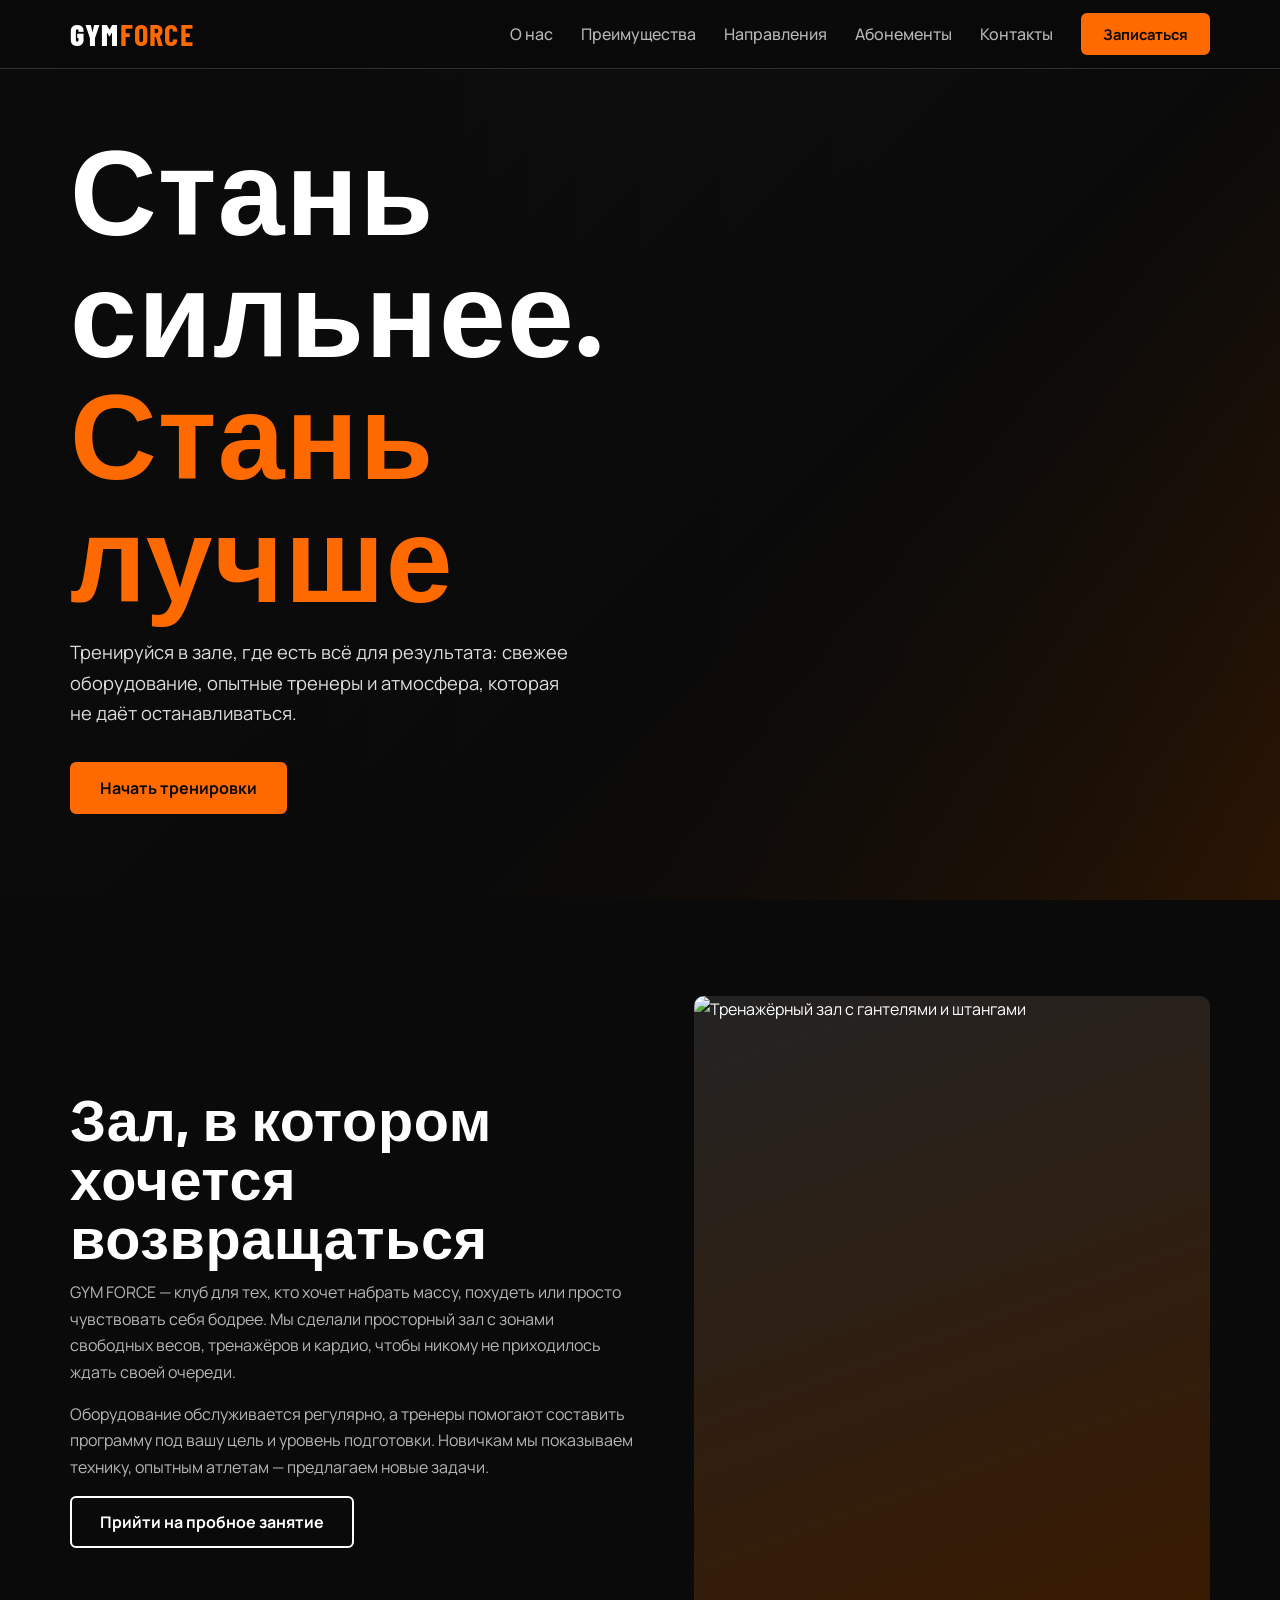
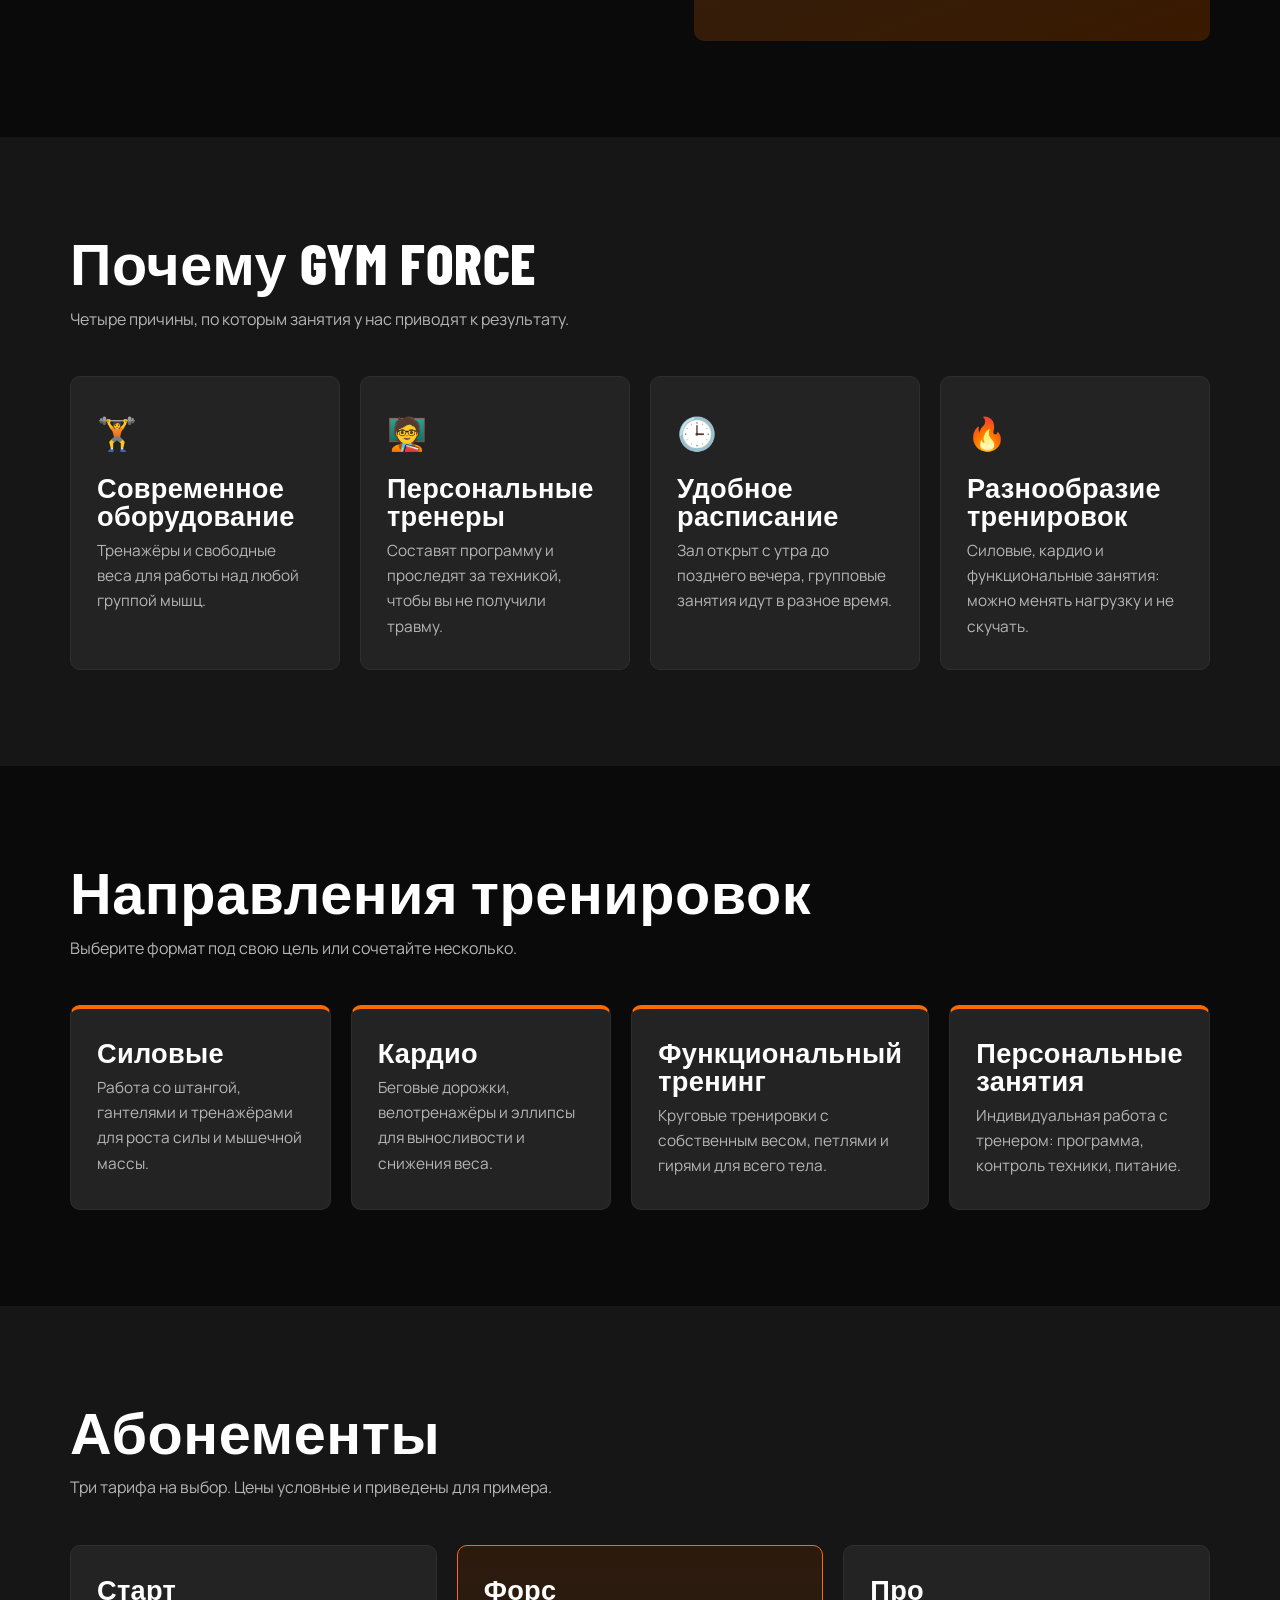
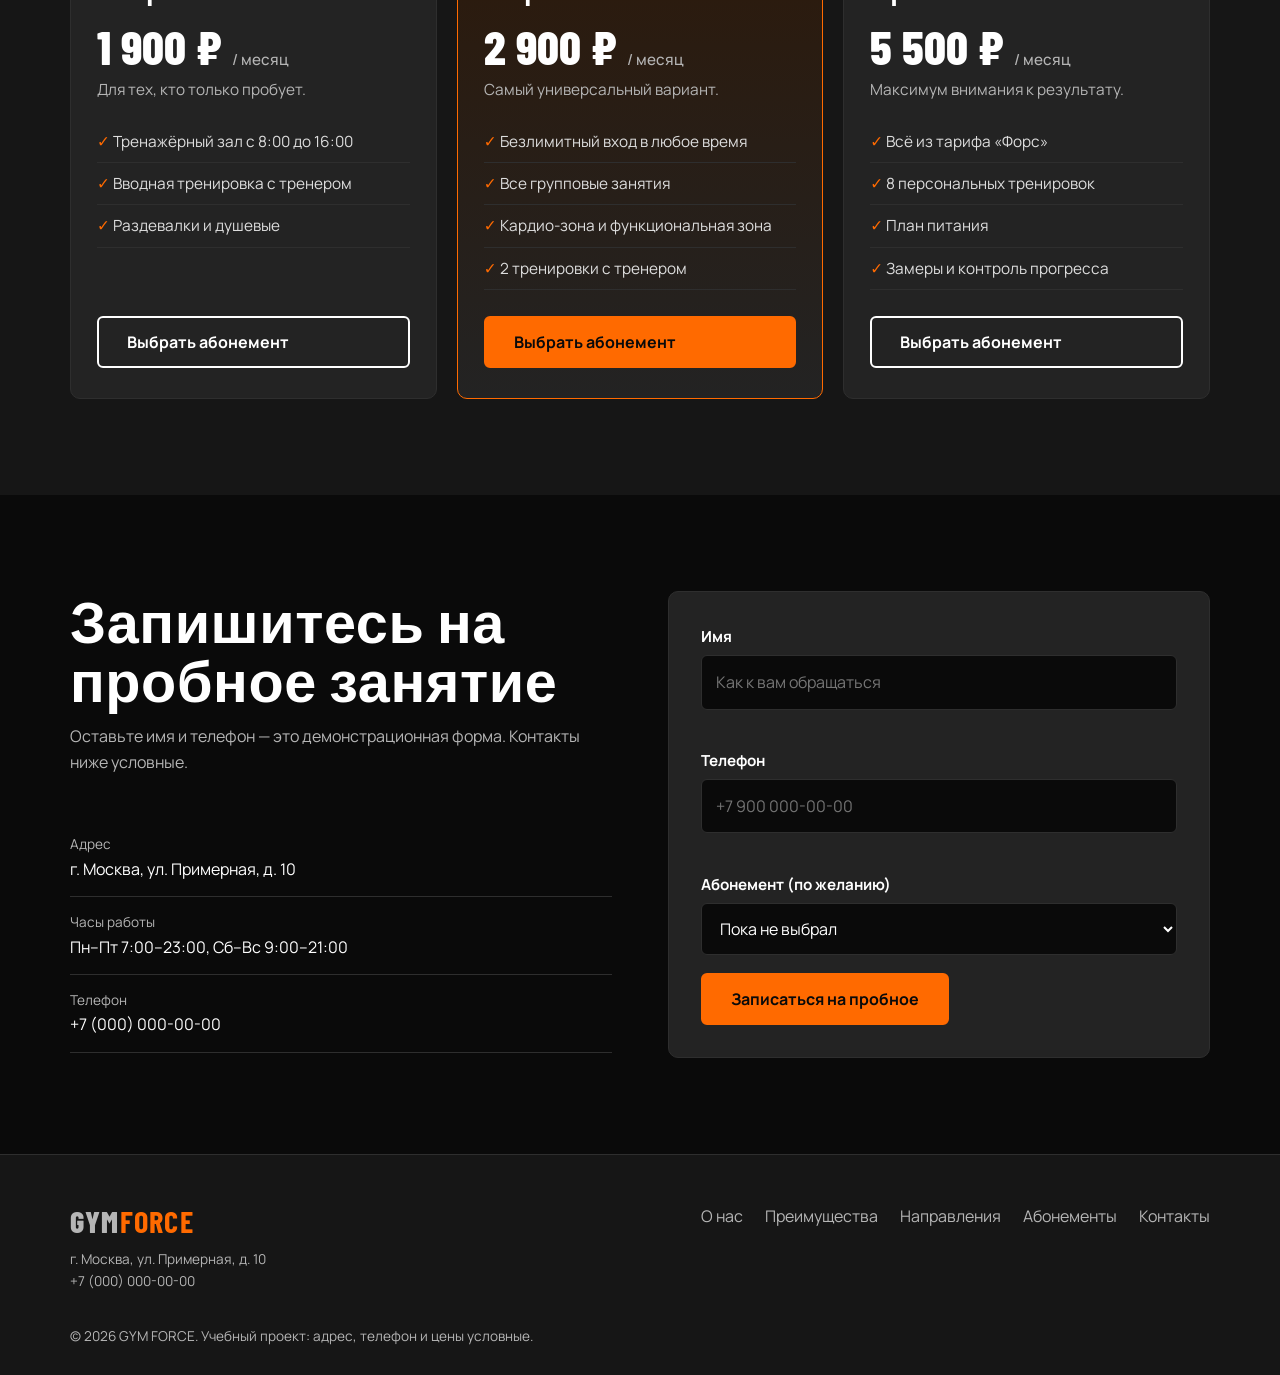
<file: index(2).html>
<!DOCTYPE html>
<html lang="ru">
<head>
<meta charset="UTF-8">
<meta name="viewport" content="width=device-width, initial-scale=1">
<title>GYM FORCE — спортивный зал</title>
<meta name="description" content="GYM FORCE — современный спортивный зал: силовые, кардио, функциональный тренинг и персональные занятия.">
<link rel="preconnect" href="https://fonts.googleapis.com">
<link rel="preconnect" href="https://fonts.gstatic.com" crossorigin>
<link href="https://fonts.googleapis.com/css2?family=Barlow+Condensed:wght@600;700;800&family=Manrope:wght@400;500;700&display=swap" rel="stylesheet">
<style>
/* ===== Переменные и база ===== */
:root{
  --black:#0a0a0a; --dark:#161616; --grey:#232323; --line:#2e2e2e;
  --white:#fff; --muted:#b5b5b5; --orange:#ff6a00; --orange-2:#ff8a3d;
  --head:"Barlow Condensed","Arial Narrow",Impact,sans-serif;
  --body:"Manrope",system-ui,-apple-system,"Segoe UI",Arial,sans-serif;
}
*{box-sizing:border-box;margin:0;padding:0}
html{scroll-behavior:smooth;scroll-padding-top:76px}
body{background:var(--black);color:var(--white);font:400 1rem/1.65 var(--body);overflow-x:hidden}
img{max-width:100%;display:block}
a{color:inherit;text-decoration:none}
ul{list-style:none}
:focus-visible{outline:2px solid var(--orange);outline-offset:3px}
.wrap{width:min(1140px,100% - 40px);margin-inline:auto}
section{padding:96px 0}
h1,h2,h3{font-family:var(--head);font-weight:800;line-height:1.02;letter-spacing:.01em}
h2{font-size:clamp(2.2rem,5vw,3.6rem);margin-bottom:14px}
h3{font-size:1.7rem;font-weight:700;margin-bottom:8px}
.lead{color:var(--muted);max-width:60ch;margin-bottom:44px}

/* ===== Кнопки ===== */
.btn{display:inline-block;border:2px solid var(--orange);background:var(--orange);color:var(--black);
  font:700 1rem var(--body);padding:13px 28px;border-radius:6px;cursor:pointer;
  transition:transform .2s,background .2s,box-shadow .2s,color .2s}
.btn:hover{background:var(--orange-2);border-color:var(--orange-2);transform:translateY(-2px);box-shadow:0 10px 24px rgba(255,106,0,.3)}
.btn.ghost{background:transparent;color:var(--white);border-color:var(--white)}
.btn.ghost:hover{background:var(--white);color:var(--black);box-shadow:none}
.btn.sm{padding:9px 20px;font-size:.92rem}

/* ===== Header ===== */
header{position:fixed;inset:0 0 auto 0;z-index:50;background:rgba(10,10,10,.92);backdrop-filter:blur(8px);border-bottom:1px solid var(--line)}
.bar{display:flex;align-items:center;justify-content:space-between;height:68px}
.logo{font:800 1.9rem var(--head);letter-spacing:.04em}
.logo b{color:var(--orange)}
nav ul{display:flex;gap:28px;align-items:center}
nav a:not(.btn){color:var(--muted);font-weight:500;transition:color .2s}
nav a:not(.btn):hover{color:var(--white)}
.burger{display:none;background:none;border:1px solid var(--line);color:var(--white);width:42px;height:42px;border-radius:6px;font-size:1.3rem;cursor:pointer}

/* ===== Hero ===== */
.hero{min-height:100vh;display:flex;align-items:center;padding:120px 0 80px;position:relative;
  background:linear-gradient(135deg,#1c1c1c,#0a0a0a 60%,#3a1a00)}
.hero-img{position:absolute;inset:0;width:100%;height:100%;object-fit:cover;opacity:.5}
.hero::after{content:"";position:absolute;inset:0;background:linear-gradient(90deg,rgba(10,10,10,.92) 25%,rgba(10,10,10,.3))}
.hero .wrap{position:relative;z-index:2}
.hero h1{font-size:clamp(3.4rem,10vw,7.5rem);max-width:9ch;margin-bottom:22px;animation:rise .9s ease both}
.hero h1 span{display:block;color:var(--orange)}
.hero p{max-width:46ch;color:#ddd;font-size:1.15rem;margin-bottom:34px;animation:rise .9s .15s ease both}
.hero .btn{animation:rise .9s .3s ease both}
@keyframes rise{from{opacity:0;transform:translateY(26px)}to{opacity:1;transform:none}}

/* ===== О нас ===== */
.about{display:grid;grid-template-columns:1.1fr 1fr;gap:56px;align-items:center}
.about p{color:var(--muted);margin-bottom:16px}
.about-img{border-radius:10px;aspect-ratio:4/5;object-fit:cover;width:100%;background:linear-gradient(160deg,var(--grey),#3a1a00)}

/* ===== Карточки ===== */
.dark{background:var(--dark)}
.grid{display:grid;gap:20px}
.g4{grid-template-columns:repeat(4,1fr)}
.g3{grid-template-columns:repeat(3,1fr)}
.card{background:var(--grey);border:1px solid var(--line);border-radius:10px;padding:30px 26px;transition:transform .25s,border-color .25s,box-shadow .25s}
.card:hover{transform:translateY(-6px);border-color:var(--orange);box-shadow:0 14px 32px rgba(0,0,0,.4)}
.card p{color:var(--muted);font-size:.96rem}
.ico{font-size:2rem;margin-bottom:14px}
.card.train{border-top:4px solid var(--orange)}

/* ===== Абонементы ===== */
.plan{display:flex;flex-direction:column}
.plan.top{border-color:var(--orange);background:linear-gradient(180deg,#2c1a0c,var(--grey))}
.price{font:800 3rem var(--head);margin:6px 0 2px}
.price small{font:500 .95rem var(--body);color:var(--muted)}
.plan ul{margin:18px 0 26px;flex:1}
.plan li{padding:8px 0;border-bottom:1px solid var(--line);color:#ddd;font-size:.96rem}
.plan li::before{content:"✓ ";color:var(--orange);font-weight:700}
.note{color:var(--muted);font-size:.85rem;margin-top:18px}

/* ===== Контакты и форма ===== */
.contact{display:grid;grid-template-columns:1fr 1fr;gap:56px}
.info li{padding:14px 0;border-bottom:1px solid var(--line)}
.info span{display:block;color:var(--muted);font-size:.85rem}
form{background:var(--grey);border:1px solid var(--line);border-radius:10px;padding:32px}
label{display:block;font-weight:700;margin-bottom:6px;font-size:.95rem}
.field{margin-bottom:18px}
input,select{width:100%;background:var(--black);color:var(--white);border:1px solid var(--line);border-radius:6px;padding:13px 14px;font:inherit}
input:focus,select:focus{outline:none;border-color:var(--orange)}
.err{color:#ff7b5c;font-size:.85rem;min-height:1.2em;margin-top:4px}
input.bad{border-color:#ff7b5c}
.msg{margin-top:16px;padding:14px;border-radius:6px;background:rgba(255,106,0,.12);border:1px solid var(--orange);display:none}
.msg.show{display:block}

/* ===== Footer ===== */
footer{border-top:1px solid var(--line);padding:48px 0 28px;background:var(--dark)}
.foot{display:flex;justify-content:space-between;gap:32px;flex-wrap:wrap}
footer ul{display:flex;flex-wrap:wrap;gap:8px 22px}
footer a{color:var(--muted)}footer a:hover{color:var(--orange)}
.copy{margin-top:32px;color:var(--muted);font-size:.85rem}

/* ===== Появление при прокрутке ===== */
.reveal{opacity:0;transform:translateY(24px);transition:opacity .7s,transform .7s}
.reveal.in{opacity:1;transform:none}

/* ===== Адаптивность ===== */
@media(max-width:960px){
  .g4{grid-template-columns:repeat(2,1fr)}
  .g3{grid-template-columns:1fr}
  .about,.contact{grid-template-columns:1fr;gap:36px}
  .about-img{aspect-ratio:16/10}
}
@media(max-width:760px){
  section{padding:72px 0}
  .burger{display:block}
  nav{position:absolute;top:68px;left:0;right:0;background:var(--black);border-bottom:1px solid var(--line);display:none}
  nav.open{display:block}
  nav ul{flex-direction:column;align-items:stretch;gap:0;padding:12px 20px 20px}
  nav li a:not(.btn){display:block;padding:12px 0}
  nav .btn{margin-top:8px;text-align:center;display:block}
  .hero::after{background:rgba(10,10,10,.72)}
}
@media(max-width:520px){.g4{grid-template-columns:1fr}form{padding:22px}}
@media(prefers-reduced-motion:reduce){
  html{scroll-behavior:auto}
  *{animation:none!important;transition:none!important}
  .reveal{opacity:1;transform:none}
}
</style>
</head>
<body>

<!-- ===== HEADER ===== -->
<header>
  <div class="wrap bar">
    <a href="#top" class="logo" aria-label="GYM FORCE — на главную">GYM<b>FORCE</b></a>
    <button class="burger" id="burger" aria-label="Открыть меню" aria-expanded="false">☰</button>
    <nav id="nav" aria-label="Основное меню">
      <ul>
        <li><a href="#about">О нас</a></li>
        <li><a href="#benefits">Преимущества</a></li>
        <li><a href="#programs">Направления</a></li>
        <li><a href="#plans">Абонементы</a></li>
        <li><a href="#contact">Контакты</a></li>
        <li><a href="#contact" class="btn sm">Записаться</a></li>
      </ul>
    </nav>
  </div>
</header>

<main id="top">

<!-- ===== HERO ===== -->
<section class="hero">
  <img class="hero-img" alt="" src="https://images.unsplash.com/photo-1534438327276-14e5300c3a48?auto=format&fit=crop&w=1600&q=70" onerror="this.remove()">
  <div class="wrap">
    <h1>Стань сильнее. <span>Стань лучше</span></h1>
    <p>Тренируйся в зале, где есть всё для результата: свежее оборудование, опытные тренеры и атмосфера, которая не даёт останавливаться.</p>
    <a href="#contact" class="btn">Начать тренировки</a>
  </div>
</section>

<!-- ===== О НАС ===== -->
<section id="about">
  <div class="wrap about">
    <div class="reveal">
      <h2>Зал, в котором хочется возвращаться</h2>
      <p>GYM FORCE — клуб для тех, кто хочет набрать массу, похудеть или просто чувствовать себя бодрее. Мы сделали просторный зал с зонами свободных весов, тренажёров и кардио, чтобы никому не приходилось ждать своей очереди.</p>
      <p>Оборудование обслуживается регулярно, а тренеры помогают составить программу под вашу цель и уровень подготовки. Новичкам мы показываем технику, опытным атлетам — предлагаем новые задачи.</p>
      <a href="#contact" class="btn ghost">Прийти на пробное занятие</a>
    </div>
    <img class="about-img reveal" alt="Тренажёрный зал с гантелями и штангами" loading="lazy"
      src="https://images.unsplash.com/photo-1571019613454-1cb2f99b2d8b?auto=format&fit=crop&w=900&q=70" onerror="this.removeAttribute('src')">
  </div>
</section>

<!-- ===== ПРЕИМУЩЕСТВА ===== -->
<section id="benefits" class="dark">
  <div class="wrap">
    <h2 class="reveal">Почему GYM FORCE</h2>
    <p class="lead reveal">Четыре причины, по которым занятия у нас приводят к результату.</p>
    <div class="grid g4">
      <article class="card reveal"><div class="ico" aria-hidden="true">🏋️</div><h3>Современное оборудование</h3><p>Тренажёры и свободные веса для работы над любой группой мышц.</p></article>
      <article class="card reveal"><div class="ico" aria-hidden="true">🧑‍🏫</div><h3>Персональные тренеры</h3><p>Составят программу и проследят за техникой, чтобы вы не получили травму.</p></article>
      <article class="card reveal"><div class="ico" aria-hidden="true">🕒</div><h3>Удобное расписание</h3><p>Зал открыт с утра до позднего вечера, групповые занятия идут в разное время.</p></article>
      <article class="card reveal"><div class="ico" aria-hidden="true">🔥</div><h3>Разнообразие тренировок</h3><p>Силовые, кардио и функциональные занятия: можно менять нагрузку и не скучать.</p></article>
    </div>
  </div>
</section>

<!-- ===== НАПРАВЛЕНИЯ ===== -->
<section id="programs">
  <div class="wrap">
    <h2 class="reveal">Направления тренировок</h2>
    <p class="lead reveal">Выберите формат под свою цель или сочетайте несколько.</p>
    <div class="grid g4">
      <article class="card train reveal"><h3>Силовые</h3><p>Работа со штангой, гантелями и тренажёрами для роста силы и мышечной массы.</p></article>
      <article class="card train reveal"><h3>Кардио</h3><p>Беговые дорожки, велотренажёры и эллипсы для выносливости и снижения веса.</p></article>
      <article class="card train reveal"><h3>Функциональный тренинг</h3><p>Круговые тренировки с собственным весом, петлями и гирями для всего тела.</p></article>
      <article class="card train reveal"><h3>Персональные занятия</h3><p>Индивидуальная работа с тренером: программа, контроль техники, питание.</p></article>
    </div>
  </div>
</section>

<!-- ===== АБОНЕМЕНТЫ ===== -->
<section id="plans" class="dark">
  <div class="wrap">
    <h2 class="reveal">Абонементы</h2>
    <p class="lead reveal">Три тарифа на выбор. Цены условные и приведены для примера.</p>
    <div class="grid g3">
      <article class="card plan reveal">
        <h3>Старт</h3><div class="price">1 900 ₽ <small>/ месяц</small></div>
        <p>Для тех, кто только пробует.</p>
        <ul><li>Тренажёрный зал с 8:00 до 16:00</li><li>Вводная тренировка с тренером</li><li>Раздевалки и душевые</li></ul>
        <a href="#contact" class="btn ghost" data-plan="Старт">Выбрать абонемент</a>
      </article>
      <article class="card plan top reveal">
        <h3>Форс</h3><div class="price">2 900 ₽ <small>/ месяц</small></div>
        <p>Самый универсальный вариант.</p>
        <ul><li>Безлимитный вход в любое время</li><li>Все групповые занятия</li><li>Кардио-зона и функциональная зона</li><li>2 тренировки с тренером</li></ul>
        <a href="#contact" class="btn" data-plan="Форс">Выбрать абонемент</a>
      </article>
      <article class="card plan reveal">
        <h3>Про</h3><div class="price">5 500 ₽ <small>/ месяц</small></div>
        <p>Максимум внимания к результату.</p>
        <ul><li>Всё из тарифа «Форс»</li><li>8 персональных тренировок</li><li>План питания</li><li>Замеры и контроль прогресса</li></ul>
        <a href="#contact" class="btn ghost" data-plan="Про">Выбрать абонемент</a>
      </article>
    </div>
  </div>
</section>

<!-- ===== КОНТАКТЫ И ЗАПИСЬ ===== -->
<section id="contact">
  <div class="wrap contact">
    <div class="reveal">
      <h2>Запишитесь на пробное занятие</h2>
      <p class="lead">Оставьте имя и телефон — это демонстрационная форма. Контакты ниже условные.</p>
      <ul class="info">
        <li><span>Адрес</span>г. Москва, ул. Примерная, д. 10</li>
        <li><span>Часы работы</span>Пн–Пт 7:00–23:00, Сб–Вс 9:00–21:00</li>
        <li><span>Телефон</span>+7 (000) 000-00-00</li>
      </ul>
    </div>
    <form id="form" class="reveal" novalidate>
      <div class="field"><label for="name">Имя</label><input id="name" name="name" type="text" autocomplete="name" placeholder="Как к вам обращаться" required><div class="err" id="e-name"></div></div>
      <div class="field"><label for="phone">Телефон</label><input id="phone" name="phone" type="tel" autocomplete="tel" placeholder="+7 900 000-00-00" required><div class="err" id="e-phone"></div></div>
      <div class="field"><label for="plan">Абонемент (по желанию)</label>
        <select id="plan" name="plan"><option value="">Пока не выбрал</option><option>Старт</option><option>Форс</option><option>Про</option></select></div>
      <button class="btn" type="submit">Записаться на пробное</button>
      <div class="msg" id="msg" role="status" aria-live="polite"></div>
    </form>
  </div>
</section>

</main>

<!-- ===== FOOTER ===== -->
<footer>
  <div class="wrap">
    <div class="foot">
      <div><a href="#top" class="logo">GYM<b>FORCE</b></a><p class="copy" style="margin-top:8px">г. Москва, ул. Примерная, д. 10<br>+7 (000) 000-00-00</p></div>
      <ul aria-label="Ссылки внизу страницы">
        <li><a href="#about">О нас</a></li><li><a href="#benefits">Преимущества</a></li>
        <li><a href="#programs">Направления</a></li><li><a href="#plans">Абонементы</a></li><li><a href="#contact">Контакты</a></li>
      </ul>
    </div>
    <p class="copy">© 2026 GYM FORCE. Учебный проект: адрес, телефон и цены условные.</p>
  </div>
</footer>

<script>
/* Мобильное меню */
const nav = document.getElementById('nav'), burger = document.getElementById('burger');
burger.addEventListener('click', () => {
  const open = nav.classList.toggle('open');
  burger.setAttribute('aria-expanded', open);
});
nav.querySelectorAll('a').forEach(a => a.addEventListener('click', () => {
  nav.classList.remove('open'); burger.setAttribute('aria-expanded', 'false');
}));

/* Выбор абонемента подставляет тариф в форму */
document.querySelectorAll('[data-plan]').forEach(b =>
  b.addEventListener('click', () => { document.getElementById('plan').value = b.dataset.plan; }));

/* Появление элементов при прокрутке */
const io = new IntersectionObserver((entries) => {
  entries.forEach(e => { if (e.isIntersecting) { e.target.classList.add('in'); io.unobserve(e.target); } });
}, { threshold: .15 });
document.querySelectorAll('.reveal').forEach(el => io.observe(el));

/* Проверка формы (данные никуда не отправляются) */
const form = document.getElementById('form'), msg = document.getElementById('msg');
function check(input, errId, ok, text) {
  document.getElementById(errId).textContent = ok ? '' : text;
  input.classList.toggle('bad', !ok);
  return ok;
}
form.addEventListener('submit', (e) => {
  e.preventDefault();
  const name = form.name, phone = form.phone;
  const okName = check(name, 'e-name', name.value.trim().length >= 2, 'Введите имя (минимум 2 символа).');
  const digits = phone.value.replace(/\D/g, '');
  const okPhone = check(phone, 'e-phone', digits.length >= 10 && digits.length <= 15, 'Введите телефон: от 10 цифр.');
  if (!okName || !okPhone) { msg.classList.remove('show'); return; }
  msg.textContent = 'Спасибо, ' + name.value.trim() + '! Форма заполнена верно. Это демонстрационный сайт без сервера, поэтому заявка нигде не сохранена и не отправлена.';
  msg.classList.add('show');
  form.reset();
});
</script>
</body>
</html>
</file>
